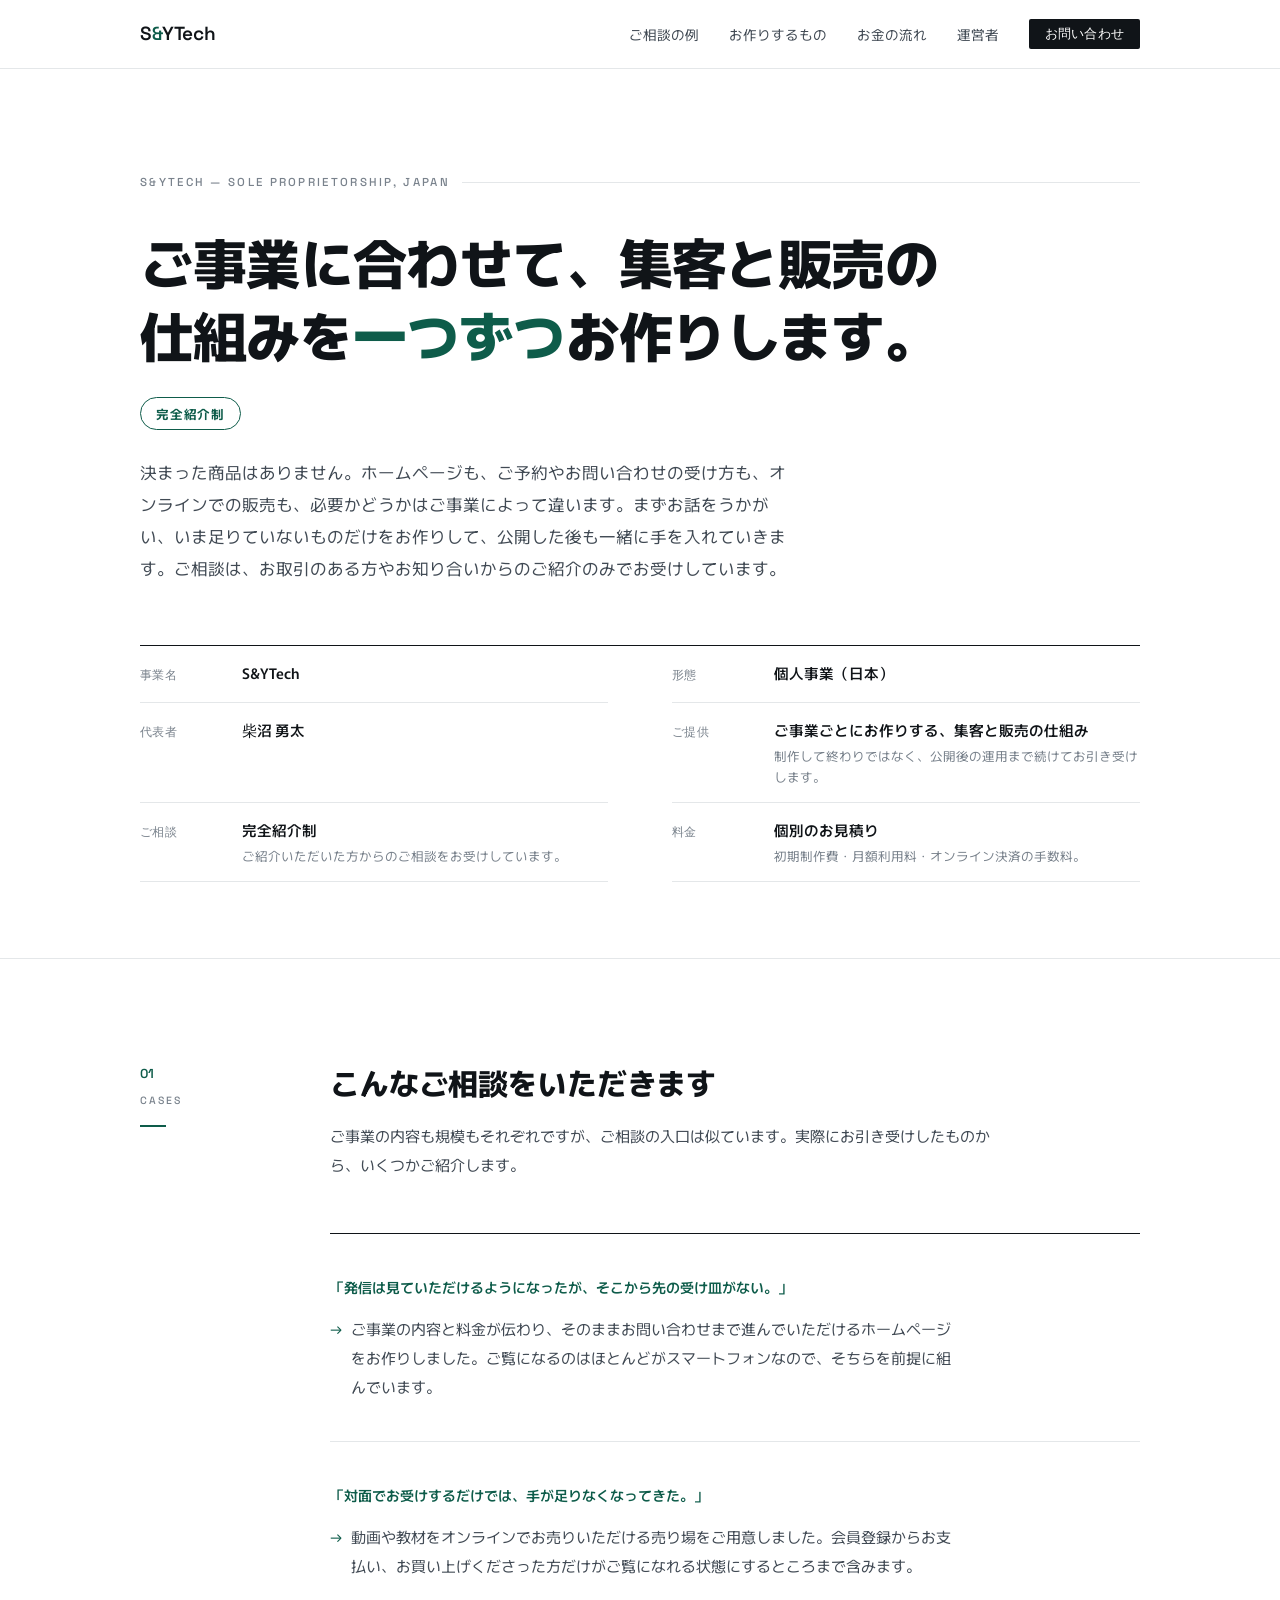
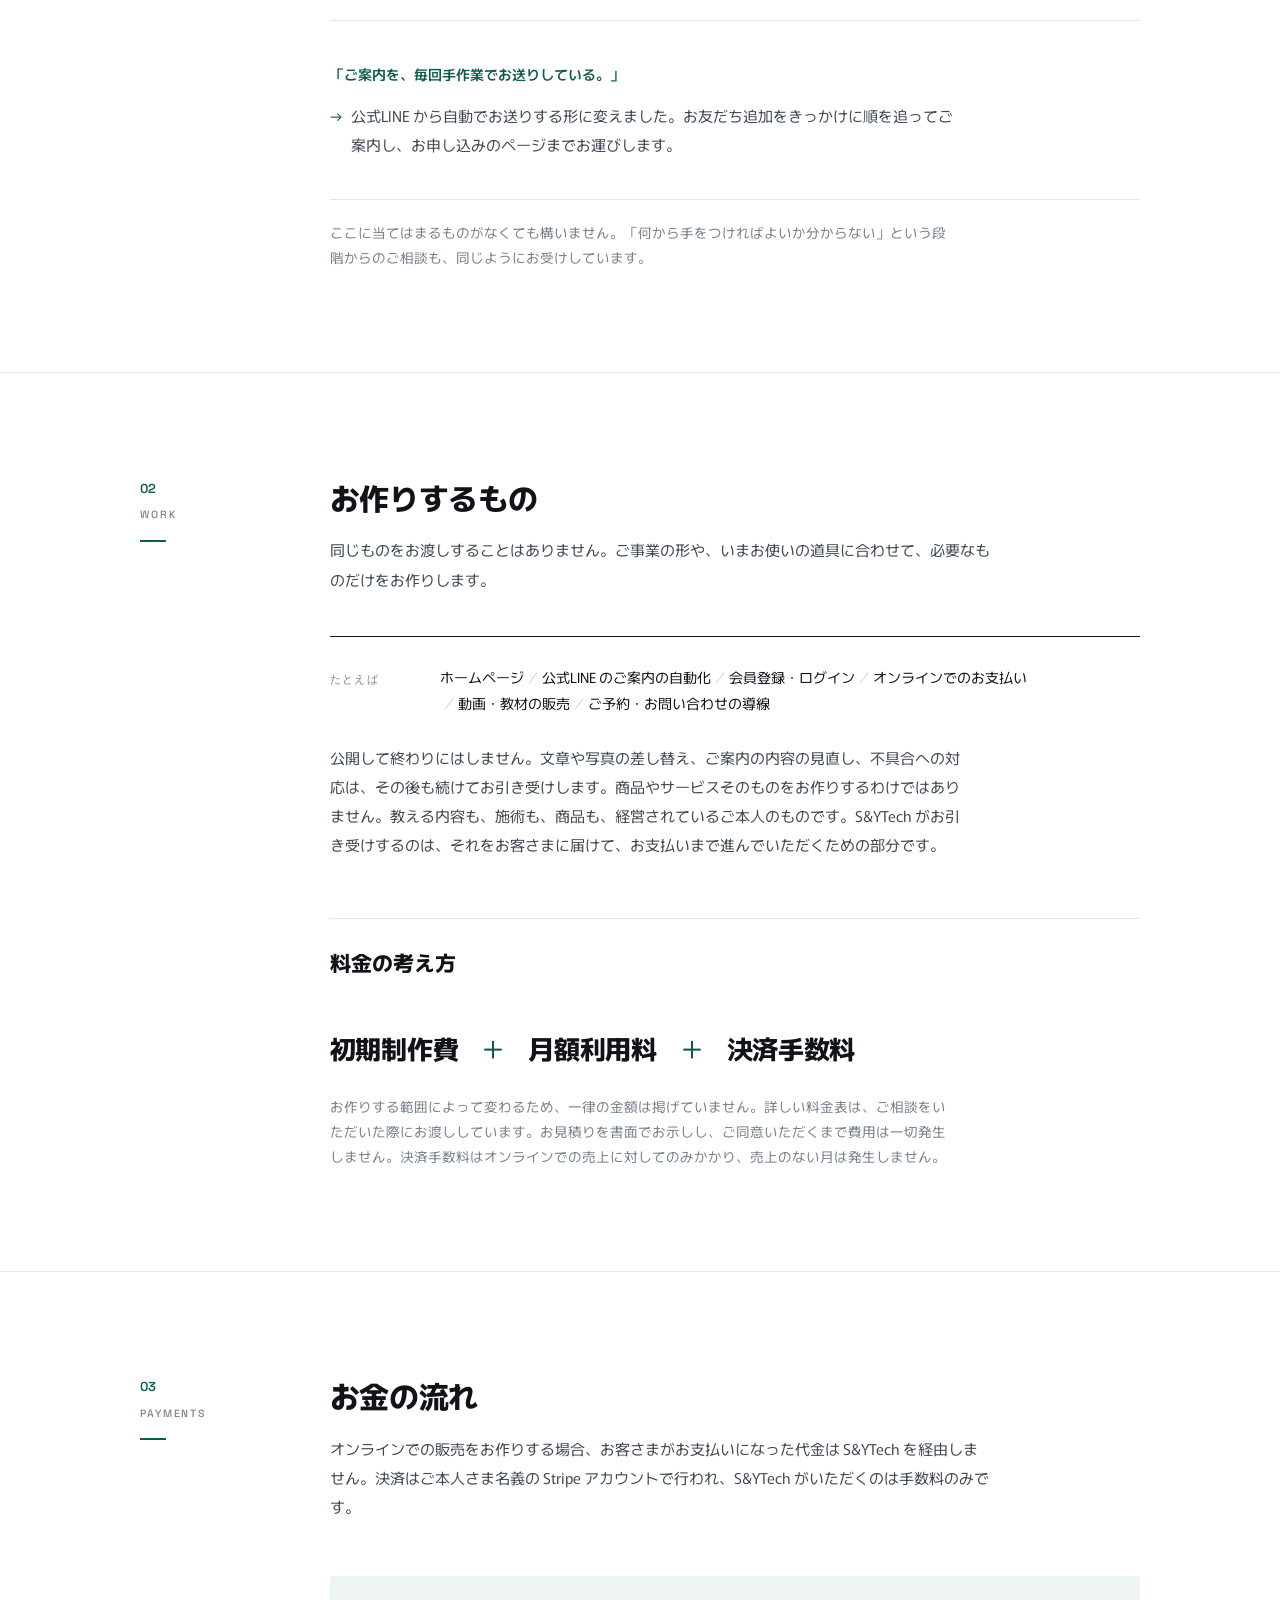
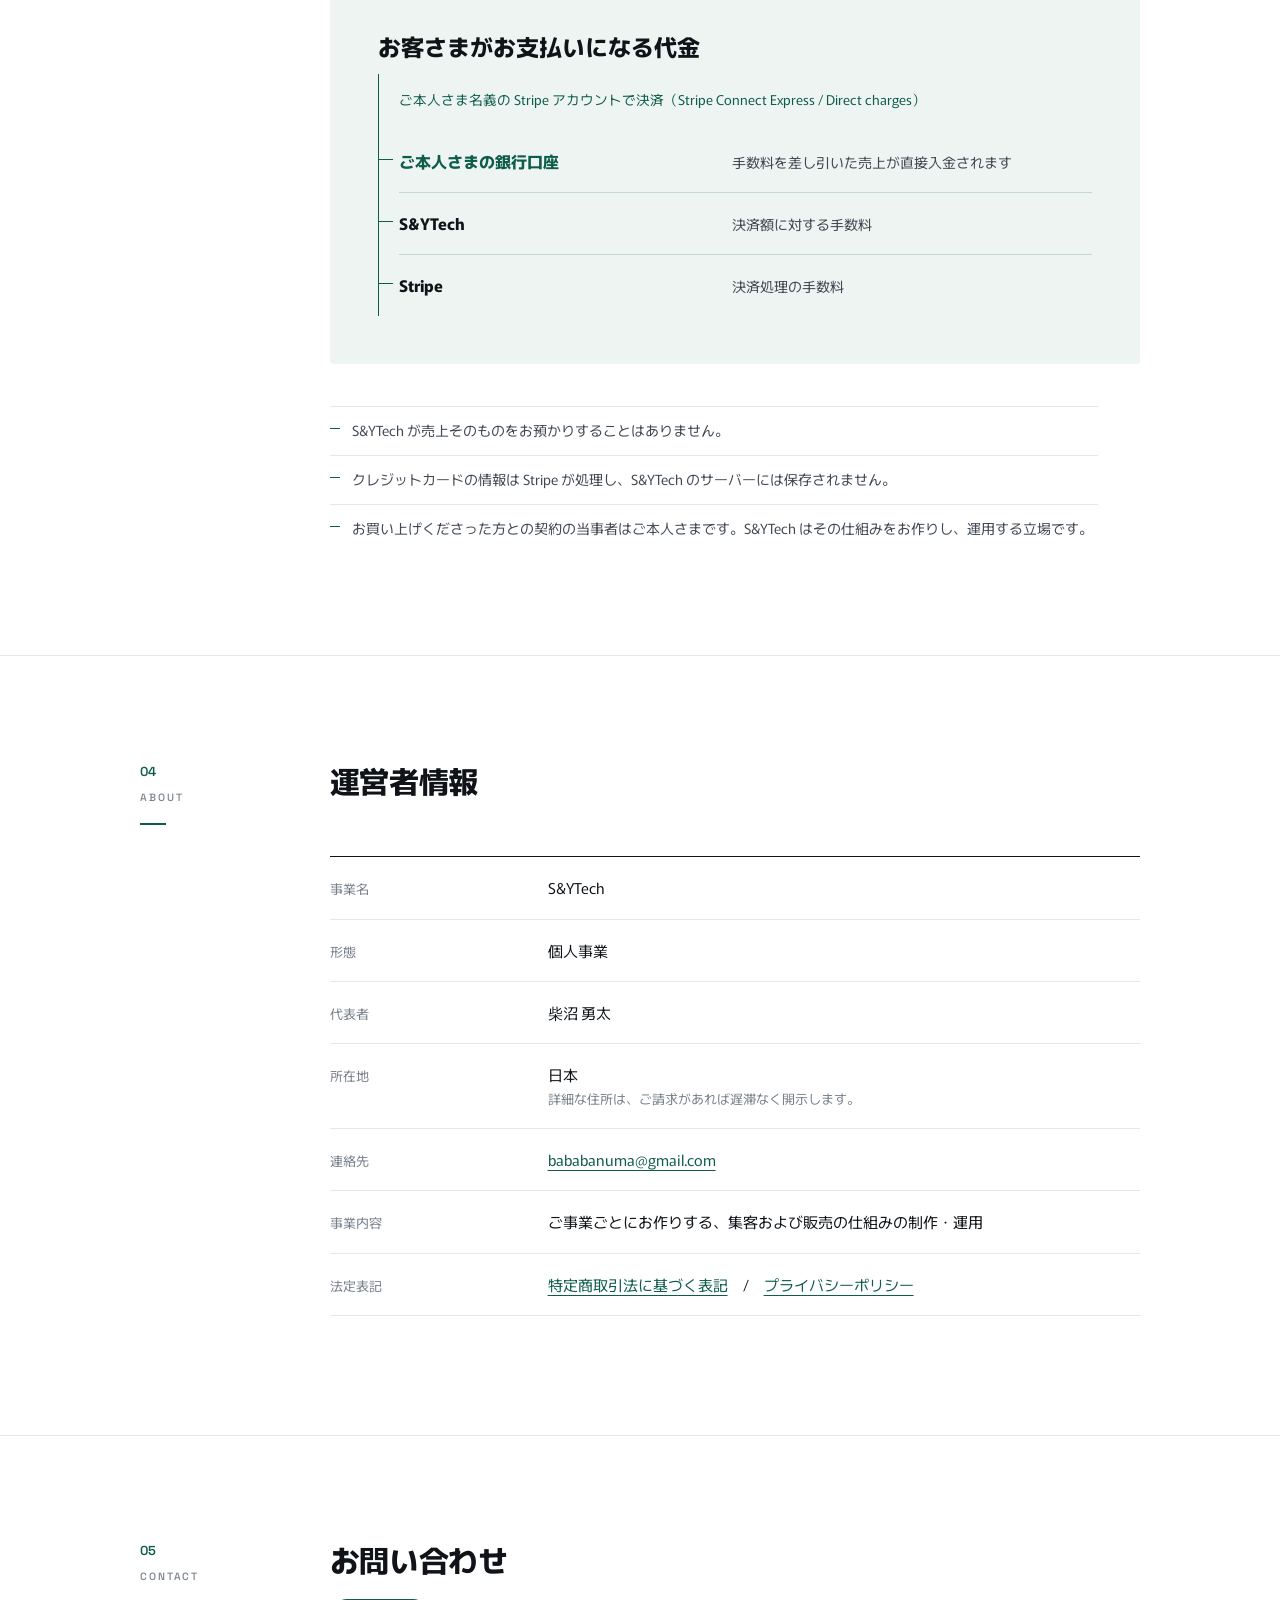
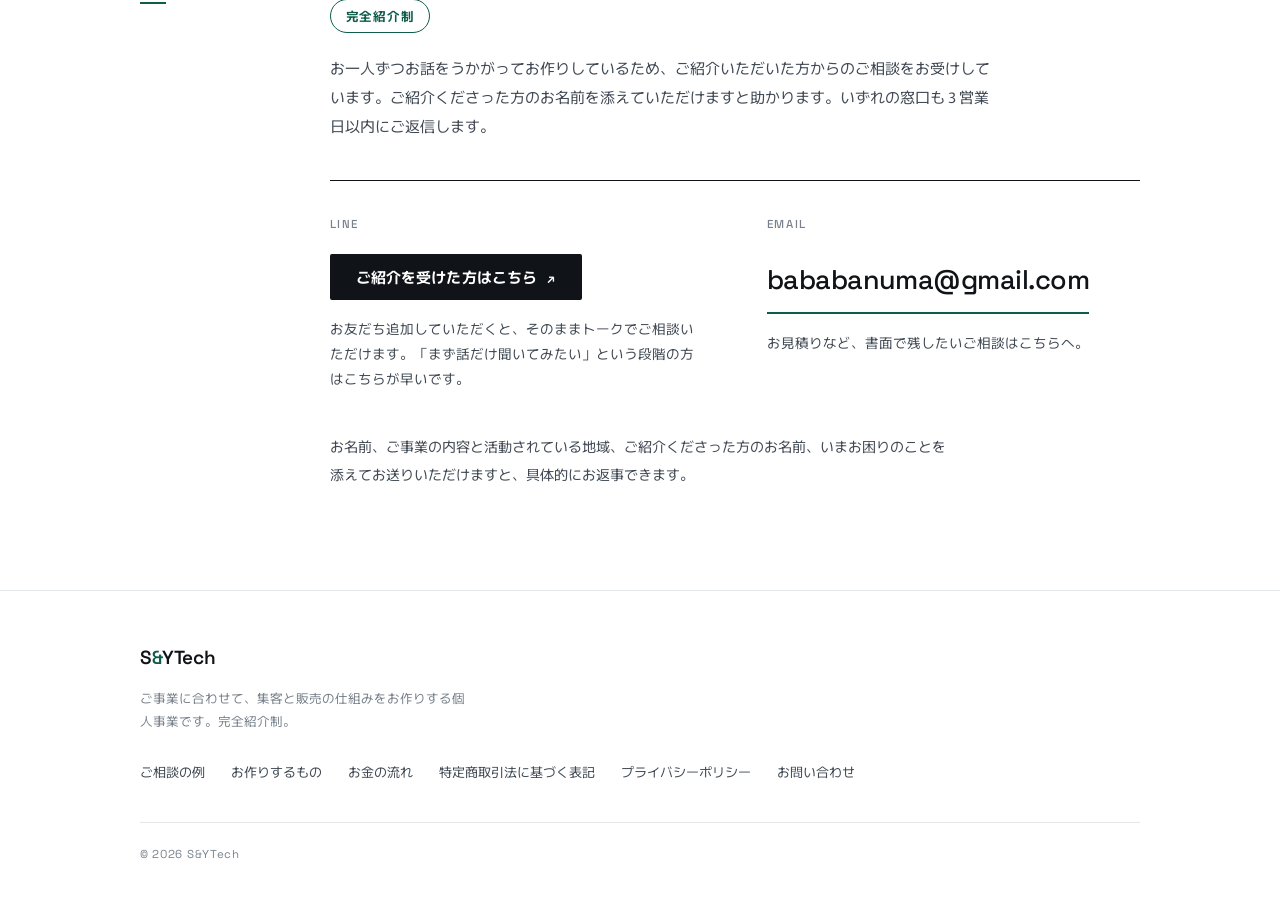
<file: index.html>
<!DOCTYPE html>
<html lang="ja">
<head>
<meta charset="UTF-8">
<meta name="viewport" content="width=device-width, initial-scale=1">
<title>S&amp;YTech｜ご事業に合わせて、集客と販売の仕組みをお作りします</title>
<meta name="description" content="S&YTech は、ご事業ごとにホームページや販売の仕組みを一つずつお作りする個人事業です。完全紹介制でご相談を承っています。">
<meta name="robots" content="index, follow">
<link rel="canonical" href="https://bababanuma-eng.github.io/sytech/">
<meta property="og:type" content="website">
<meta property="og:site_name" content="S&YTech">
<meta property="og:title" content="S&YTech｜ご事業に合わせて、集客と販売の仕組みをお作りします">
<meta property="og:description" content="決まった商品はありません。お話をうかがってから、ご事業に必要なものだけをお作りします。完全紹介制。">
<meta property="og:locale" content="ja_JP">
<link rel="icon" href="assets/favicon.svg" type="image/svg+xml">
<link rel="preconnect" href="https://fonts.googleapis.com">
<link rel="preconnect" href="https://fonts.gstatic.com" crossorigin>
<link href="https://fonts.googleapis.com/css2?family=Murecho:wght@300..800&family=Space+Grotesk:wght@500;600&display=swap" rel="stylesheet">
<link rel="stylesheet" href="assets/style.css">
</head>
<body>

<header class="head">
  <div class="wrap head__inner">
    <a class="mark" href="#top">S<i>&amp;</i>YTech</a>
    <nav class="nav">
      <a class="nav__sm-hide" href="#cases">ご相談の例</a>
      <a class="nav__sm-hide" href="#work">お作りするもの</a>
      <a class="nav__sm-hide" href="#money">お金の流れ</a>
      <a class="nav__sm-hide" href="#about">運営者</a>
      <a class="nav__cta" href="#contact">お問い合わせ</a>
    </nav>
  </div>
</header>

<main id="top">

  <!-- ================= ヒーロー ＋ 事業サマリー ================= -->
  <section class="wrap hero">
    <p class="hero__tag">S&amp;YTech — Sole proprietorship, Japan</p>

    <h1>ご事業に合わせて、集客と販売の仕組みを<em>一つずつ</em>お作りします。</h1>

    <p class="badge">完全紹介制</p>

    <p class="hero__body">
      決まった商品はありません。ホームページも、ご予約やお問い合わせの受け方も、オンラインでの販売も、必要かどうかはご事業によって違います。まずお話をうかがい、いま足りていないものだけをお作りして、公開した後も一緒に手を入れていきます。ご相談は、お取引のある方やお知り合いからのご紹介のみでお受けしています。
    </p>

    <dl class="summary">
      <div class="summary__row">
        <dt>事業名</dt>
        <dd>S&amp;YTech</dd>
      </div>
      <div class="summary__row">
        <dt>形態</dt>
        <dd>個人事業（日本）</dd>
      </div>
      <div class="summary__row">
        <dt>代表者</dt>
        <dd>柴沼 勇太</dd>
      </div>
      <div class="summary__row">
        <dt>ご提供</dt>
        <dd>ご事業ごとにお作りする、集客と販売の仕組み<small>制作して終わりではなく、公開後の運用まで続けてお引き受けします。</small></dd>
      </div>
      <div class="summary__row">
        <dt>ご相談</dt>
        <dd>完全紹介制<small>ご紹介いただいた方からのご相談をお受けしています。</small></dd>
      </div>
      <div class="summary__row">
        <dt>料金</dt>
        <dd>個別のお見積り<small>初期制作費・月額利用料・オンライン決済の手数料。</small></dd>
      </div>
    </dl>
  </section>

  <!-- ================= 01 ご相談の例 ================= -->
  <section class="band" id="cases">
    <div class="wrap ledger">
      <div class="ledger__label">
        <span class="ledger__num">01</span>
        <span class="ledger__lat">Cases</span>
        <span class="ledger__rule"></span>
      </div>

      <div>
        <h2 class="band__title">こんなご相談をいただきます</h2>
        <p class="band__lead">
          ご事業の内容も規模もそれぞれですが、ご相談の入口は似ています。実際にお引き受けしたものから、いくつかご紹介します。
        </p>

        <div class="offer">

          <article class="offer__item">
            <p class="offer__voice">「発信は見ていただけるようになったが、そこから先の受け皿がない。」</p>
            <p class="case__ans">
              ご事業の内容と料金が伝わり、そのままお問い合わせまで進んでいただけるホームページをお作りしました。ご覧になるのはほとんどがスマートフォンなので、そちらを前提に組んでいます。
            </p>
          </article>

          <article class="offer__item">
            <p class="offer__voice">「対面でお受けするだけでは、手が足りなくなってきた。」</p>
            <p class="case__ans">
              動画や教材をオンラインでお売りいただける売り場をご用意しました。会員登録からお支払い、お買い上げくださった方だけがご覧になれる状態にするところまで含みます。
            </p>
          </article>

          <article class="offer__item">
            <p class="offer__voice">「ご案内を、毎回手作業でお送りしている。」</p>
            <p class="case__ans">
              公式LINE から自動でお送りする形に変えました。お友だち追加をきっかけに順を追ってご案内し、お申し込みのページまでお運びします。
            </p>
          </article>

        </div>

        <p class="note">
          ここに当てはまるものがなくても構いません。「何から手をつければよいか分からない」という段階からのご相談も、同じようにお受けしています。
        </p>
      </div>
    </div>
  </section>

  <!-- ================= 02 お作りするもの ================= -->
  <section class="band" id="work">
    <div class="wrap ledger">
      <div class="ledger__label">
        <span class="ledger__num">02</span>
        <span class="ledger__lat">Work</span>
        <span class="ledger__rule"></span>
      </div>

      <div>
        <h2 class="band__title">お作りするもの</h2>
        <p class="band__lead">
          同じものをお渡しすることはありません。ご事業の形や、いまお使いの道具に合わせて、必要なものだけをお作りします。
        </p>

        <dl class="offer__includes work__examples">
          <dt>たとえば</dt>
          <dd>
            <span>ホームページ</span><span>公式LINE のご案内の自動化</span><span>会員登録・ログイン</span><span>オンラインでのお支払い</span><span>動画・教材の販売</span><span>ご予約・お問い合わせの導線</span>
          </dd>
        </dl>

        <p class="work__body">
          公開して終わりにはしません。文章や写真の差し替え、ご案内の内容の見直し、不具合への対応は、その後も続けてお引き受けします。商品やサービスそのものをお作りするわけではありません。教える内容も、施術も、商品も、経営されているご本人のものです。S&amp;YTech がお引き受けするのは、それをお客さまに届けて、お支払いまで進んでいただくための部分です。
        </p>

        <h3 class="work__sub">料金の考え方</h3>
        <p class="formula">
          初期制作費 <i>＋</i> 月額利用料 <i>＋</i> 決済手数料
        </p>
        <p class="note">
          お作りする範囲によって変わるため、一律の金額は掲げていません。詳しい料金表は、ご相談をいただいた際にお渡ししています。お見積りを書面でお示しし、ご同意いただくまで費用は一切発生しません。決済手数料はオンラインでの売上に対してのみかかり、売上のない月は発生しません。
        </p>
      </div>
    </div>
  </section>

  <!-- ================= 03 お金の流れ ================= -->
  <section class="band" id="money">
    <div class="wrap ledger">
      <div class="ledger__label">
        <span class="ledger__num">03</span>
        <span class="ledger__lat">Payments</span>
        <span class="ledger__rule"></span>
      </div>

      <div>
        <h2 class="band__title">お金の流れ</h2>
        <p class="band__lead">
          オンラインでの販売をお作りする場合、お客さまがお支払いになった代金は S&amp;YTech を経由しません。決済はご本人さま名義の Stripe アカウントで行われ、S&amp;YTech がいただくのは手数料のみです。
        </p>

        <div class="money">
          <p class="money__from">お客さまがお支払いになる代金</p>
          <p class="money__via">ご本人さま名義の Stripe アカウントで決済（Stripe Connect Express / Direct charges）</p>

          <ul class="money__split">
            <li>
              <span class="money__who">ご本人さまの銀行口座</span>
              <span class="money__what">手数料を差し引いた売上が直接入金されます</span>
            </li>
            <li>
              <span class="money__who">S&amp;YTech</span>
              <span class="money__what">決済額に対する手数料</span>
            </li>
            <li>
              <span class="money__who">Stripe</span>
              <span class="money__what">決済処理の手数料</span>
            </li>
          </ul>
        </div>

        <ul class="facts">
          <li>S&amp;YTech が売上そのものをお預かりすることはありません。</li>
          <li>クレジットカードの情報は Stripe が処理し、S&amp;YTech のサーバーには保存されません。</li>
          <li>お買い上げくださった方との契約の当事者はご本人さまです。S&amp;YTech はその仕組みをお作りし、運用する立場です。</li>
        </ul>
      </div>
    </div>
  </section>

  <!-- ================= 04 運営者情報 ================= -->
  <section class="band" id="about">
    <div class="wrap ledger">
      <div class="ledger__label">
        <span class="ledger__num">04</span>
        <span class="ledger__lat">About</span>
        <span class="ledger__rule"></span>
      </div>

      <div>
        <h2 class="band__title">運営者情報</h2>

        <dl class="about">
          <div class="about__row">
            <dt>事業名</dt>
            <dd>S&amp;YTech</dd>
          </div>
          <div class="about__row">
            <dt>形態</dt>
            <dd>個人事業</dd>
          </div>
          <div class="about__row">
            <dt>代表者</dt>
            <dd>柴沼 勇太</dd>
          </div>
          <div class="about__row">
            <dt>所在地</dt>
            <dd>日本<small>詳細な住所は、ご請求があれば遅滞なく開示します。</small></dd>
          </div>
          <div class="about__row">
            <dt>連絡先</dt>
            <dd><a href="mailto:bababanuma@gmail.com">bababanuma@gmail.com</a></dd>
          </div>
          <div class="about__row">
            <dt>事業内容</dt>
            <dd>ご事業ごとにお作りする、集客および販売の仕組みの制作・運用</dd>
          </div>
          <div class="about__row">
            <dt>法定表記</dt>
            <dd><a href="tokushoho.html">特定商取引法に基づく表記</a>　/　<a href="privacy.html">プライバシーポリシー</a></dd>
          </div>
        </dl>
      </div>
    </div>
  </section>

  <!-- ================= 05 お問い合わせ ================= -->
  <section class="band" id="contact">
    <div class="wrap ledger">
      <div class="ledger__label">
        <span class="ledger__num">05</span>
        <span class="ledger__lat">Contact</span>
        <span class="ledger__rule"></span>
      </div>

      <div>
        <h2 class="band__title">お問い合わせ</h2>
        <p class="badge">完全紹介制</p>
        <p class="band__lead">
          お一人ずつお話をうかがってお作りしているため、ご紹介いただいた方からのご相談をお受けしています。ご紹介くださった方のお名前を添えていただけますと助かります。いずれの窓口も 3 営業日以内にご返信します。
        </p>

        <div class="channels">
          <div class="channel">
            <p class="channel__k">LINE</p>
            <a class="line-cta" href="https://lin.ee/tbjOB0D" target="_blank" rel="noopener">ご紹介を受けた方はこちら</a>
            <p class="channel__note">
              お友だち追加していただくと、そのままトークでご相談いただけます。「まず話だけ聞いてみたい」という段階の方はこちらが早いです。
            </p>
          </div>

          <div class="channel">
            <p class="channel__k">Email</p>
            <a class="mailto" href="mailto:bababanuma@gmail.com?subject=%EF%BC%BBS%26YTech%EF%BC%BD%E3%81%8A%E5%95%8F%E3%81%84%E5%90%88%E3%82%8F%E3%81%9B">bababanuma@gmail.com</a>
            <p class="channel__note">
              お見積りなど、書面で残したいご相談はこちらへ。
            </p>
          </div>
        </div>

        <p class="contact__note">
          お名前、ご事業の内容と活動されている地域、ご紹介くださった方のお名前、いまお困りのことを添えてお送りいただけますと、具体的にお返事できます。
        </p>
      </div>
    </div>
  </section>

</main>

<footer class="foot">
  <div class="wrap">
    <div class="foot__inner">
      <div>
        <span class="mark">S<i>&amp;</i>YTech</span>
        <p class="foot__desc">ご事業に合わせて、集客と販売の仕組みをお作りする個人事業です。完全紹介制。</p>
      </div>
      <nav class="foot__nav">
        <a href="#cases">ご相談の例</a>
        <a href="#work">お作りするもの</a>
        <a href="#money">お金の流れ</a>
        <a href="tokushoho.html">特定商取引法に基づく表記</a>
        <a href="privacy.html">プライバシーポリシー</a>
        <a href="#contact">お問い合わせ</a>
      </nav>
    </div>
    <p class="foot__copy">© 2026 S&amp;YTech</p>
  </div>
</footer>

</body>
</html>
</file>
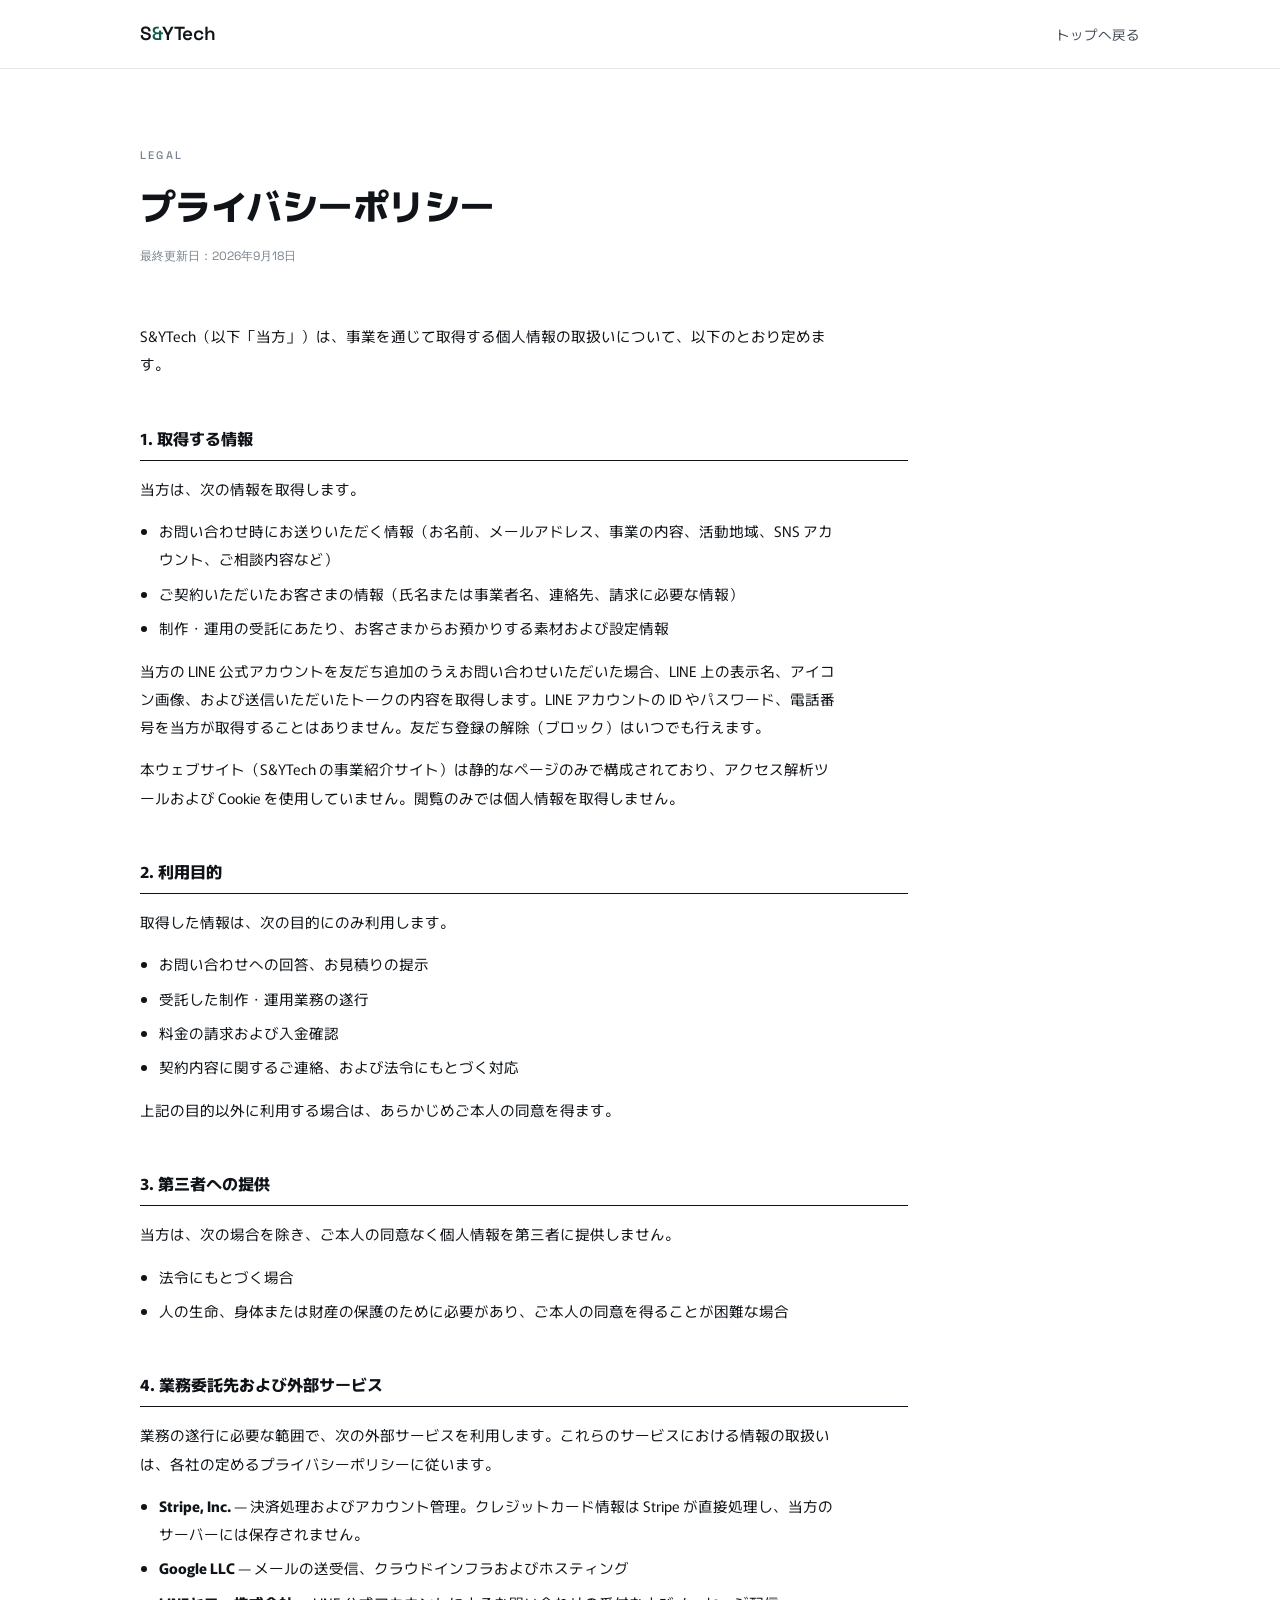
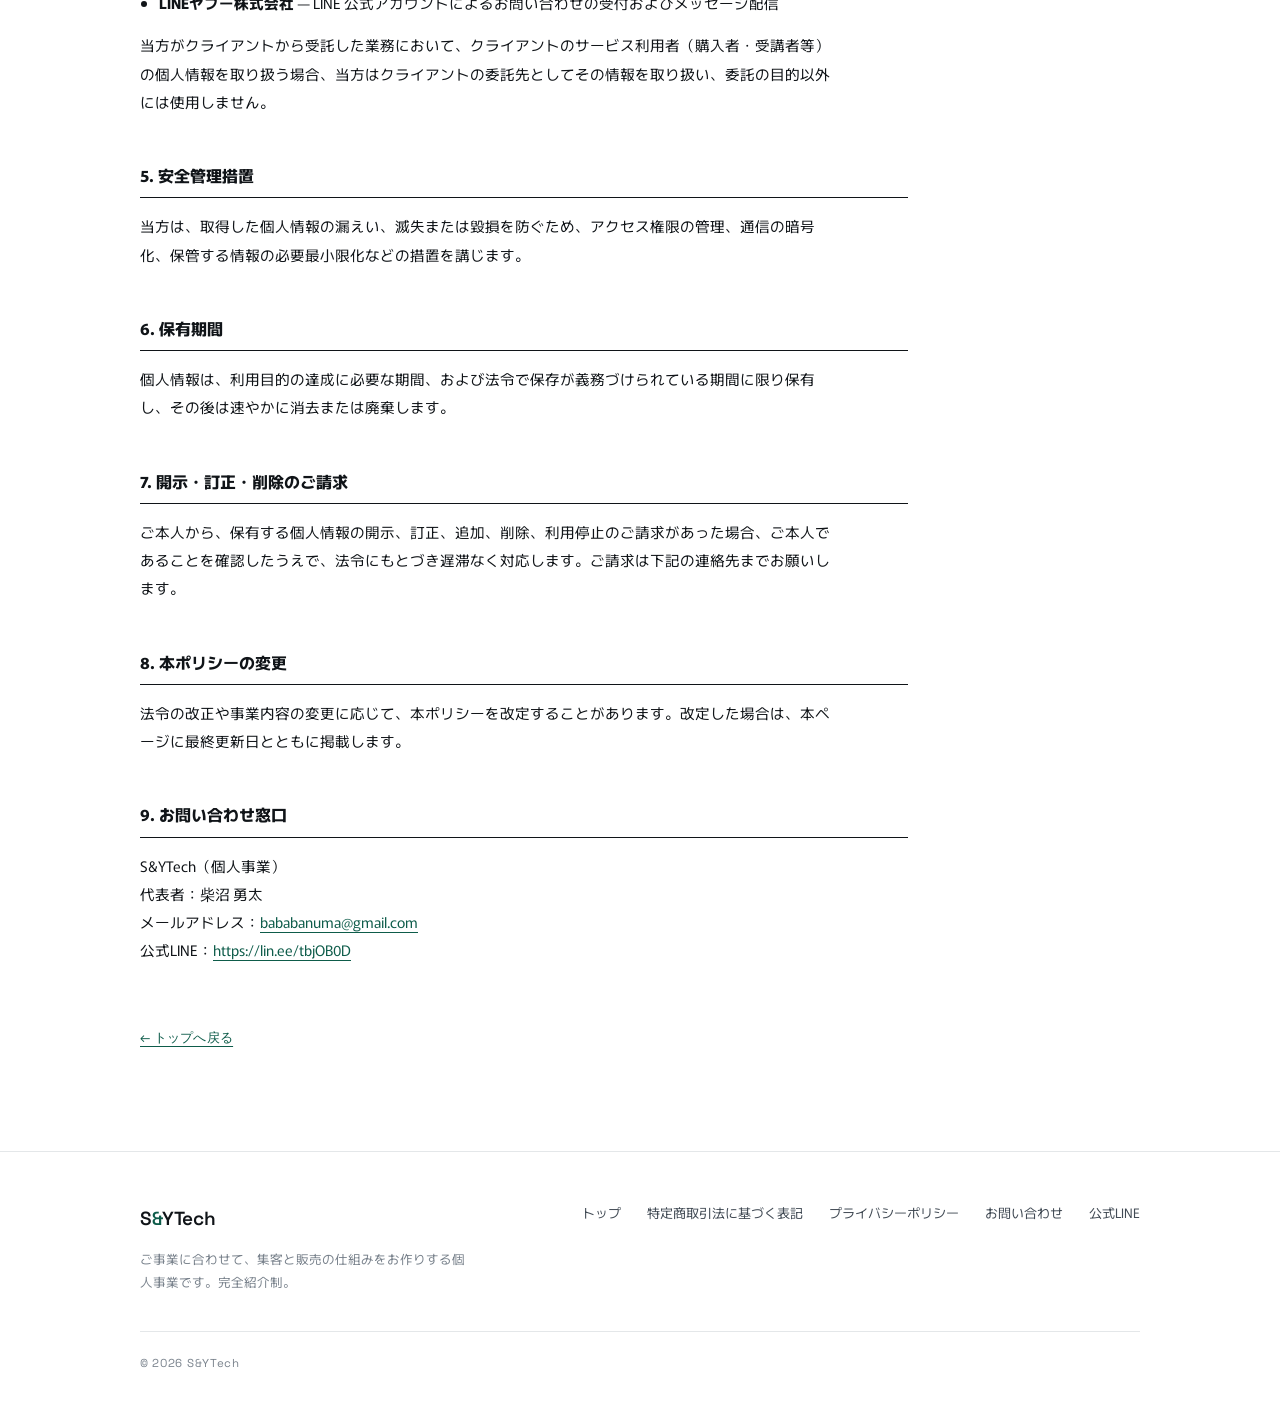
<file: privacy.html>
<!DOCTYPE html>
<html lang="ja">
<head>
<meta charset="UTF-8">
<meta name="viewport" content="width=device-width, initial-scale=1">
<title>プライバシーポリシー｜S&amp;YTech</title>
<meta name="description" content="S&YTech のプライバシーポリシーです。">
<link rel="icon" href="assets/favicon.svg" type="image/svg+xml">
<link rel="preconnect" href="https://fonts.googleapis.com">
<link rel="preconnect" href="https://fonts.gstatic.com" crossorigin>
<link href="https://fonts.googleapis.com/css2?family=Murecho:wght@300..800&family=Space+Grotesk:wght@500;600&display=swap" rel="stylesheet">
<link rel="stylesheet" href="assets/style.css">
</head>
<body>

<header class="head">
  <div class="wrap head__inner">
    <a class="mark" href="index.html">S<i>&amp;</i>YTech</a>
    <nav class="nav">
      <a href="index.html">トップへ戻る</a>
    </nav>
  </div>
</header>

<main>
  <div class="wrap doc-head">
    <p class="doc-head__lat">Legal</p>
    <h1>プライバシーポリシー</h1>
    <p class="doc-head__date">最終更新日：2026年9月18日</p>
  </div>

  <div class="wrap doc">

    <p>
      S&amp;YTech（以下「当方」）は、事業を通じて取得する個人情報の取扱いについて、以下のとおり定めます。
    </p>

    <h2>1. 取得する情報</h2>
    <p>当方は、次の情報を取得します。</p>
    <ul>
      <li>お問い合わせ時にお送りいただく情報（お名前、メールアドレス、事業の内容、活動地域、SNS アカウント、ご相談内容など）</li>
      <li>ご契約いただいたお客さまの情報（氏名または事業者名、連絡先、請求に必要な情報）</li>
      <li>制作・運用の受託にあたり、お客さまからお預かりする素材および設定情報</li>
    </ul>
    <p>
      当方の LINE 公式アカウントを友だち追加のうえお問い合わせいただいた場合、LINE 上の表示名、アイコン画像、および送信いただいたトークの内容を取得します。LINE アカウントの ID やパスワード、電話番号を当方が取得することはありません。友だち登録の解除（ブロック）はいつでも行えます。
    </p>
    <p>
      本ウェブサイト（S&amp;YTech の事業紹介サイト）は静的なページのみで構成されており、アクセス解析ツールおよび Cookie を使用していません。閲覧のみでは個人情報を取得しません。
    </p>

    <h2>2. 利用目的</h2>
    <p>取得した情報は、次の目的にのみ利用します。</p>
    <ul>
      <li>お問い合わせへの回答、お見積りの提示</li>
      <li>受託した制作・運用業務の遂行</li>
      <li>料金の請求および入金確認</li>
      <li>契約内容に関するご連絡、および法令にもとづく対応</li>
    </ul>
    <p>上記の目的以外に利用する場合は、あらかじめご本人の同意を得ます。</p>

    <h2>3. 第三者への提供</h2>
    <p>
      当方は、次の場合を除き、ご本人の同意なく個人情報を第三者に提供しません。
    </p>
    <ul>
      <li>法令にもとづく場合</li>
      <li>人の生命、身体または財産の保護のために必要があり、ご本人の同意を得ることが困難な場合</li>
    </ul>

    <h2>4. 業務委託先および外部サービス</h2>
    <p>
      業務の遂行に必要な範囲で、次の外部サービスを利用します。これらのサービスにおける情報の取扱いは、各社の定めるプライバシーポリシーに従います。
    </p>
    <ul>
      <li><strong>Stripe, Inc.</strong> — 決済処理およびアカウント管理。クレジットカード情報は Stripe が直接処理し、当方のサーバーには保存されません。</li>
      <li><strong>Google LLC</strong> — メールの送受信、クラウドインフラおよびホスティング</li>
      <li><strong>LINEヤフー株式会社</strong> — LINE 公式アカウントによるお問い合わせの受付およびメッセージ配信</li>
    </ul>
    <p>
      当方がクライアントから受託した業務において、クライアントのサービス利用者（購入者・受講者等）の個人情報を取り扱う場合、当方はクライアントの委託先としてその情報を取り扱い、委託の目的以外には使用しません。
    </p>

    <h2>5. 安全管理措置</h2>
    <p>
      当方は、取得した個人情報の漏えい、滅失または毀損を防ぐため、アクセス権限の管理、通信の暗号化、保管する情報の必要最小限化などの措置を講じます。
    </p>

    <h2>6. 保有期間</h2>
    <p>
      個人情報は、利用目的の達成に必要な期間、および法令で保存が義務づけられている期間に限り保有し、その後は速やかに消去または廃棄します。
    </p>

    <h2>7. 開示・訂正・削除のご請求</h2>
    <p>
      ご本人から、保有する個人情報の開示、訂正、追加、削除、利用停止のご請求があった場合、ご本人であることを確認したうえで、法令にもとづき遅滞なく対応します。ご請求は下記の連絡先までお願いします。
    </p>

    <h2>8. 本ポリシーの変更</h2>
    <p>
      法令の改正や事業内容の変更に応じて、本ポリシーを改定することがあります。改定した場合は、本ページに最終更新日とともに掲載します。
    </p>

    <h2>9. お問い合わせ窓口</h2>
    <p>
      S&amp;YTech（個人事業）<br>
      代表者：柴沼 勇太<br>
      メールアドレス：<a href="mailto:bababanuma@gmail.com">bababanuma@gmail.com</a><br>
      公式LINE：<a href="https://lin.ee/tbjOB0D" target="_blank" rel="noopener">https://lin.ee/tbjOB0D</a>
    </p>

    <a class="back" href="index.html">← トップへ戻る</a>
  </div>
</main>

<footer class="foot">
  <div class="wrap">
    <div class="foot__inner">
      <div>
        <span class="mark">S<i>&amp;</i>YTech</span>
        <p class="foot__desc">ご事業に合わせて、集客と販売の仕組みをお作りする個人事業です。完全紹介制。</p>
      </div>
      <nav class="foot__nav">
        <a href="index.html">トップ</a>
        <a href="tokushoho.html">特定商取引法に基づく表記</a>
        <a href="privacy.html">プライバシーポリシー</a>
        <a href="mailto:bababanuma@gmail.com">お問い合わせ</a>
        <a href="https://lin.ee/tbjOB0D" target="_blank" rel="noopener">公式LINE</a>
      </nav>
    </div>
    <p class="foot__copy">© 2026 S&amp;YTech</p>
  </div>
</footer>

</body>
</html>
</file>
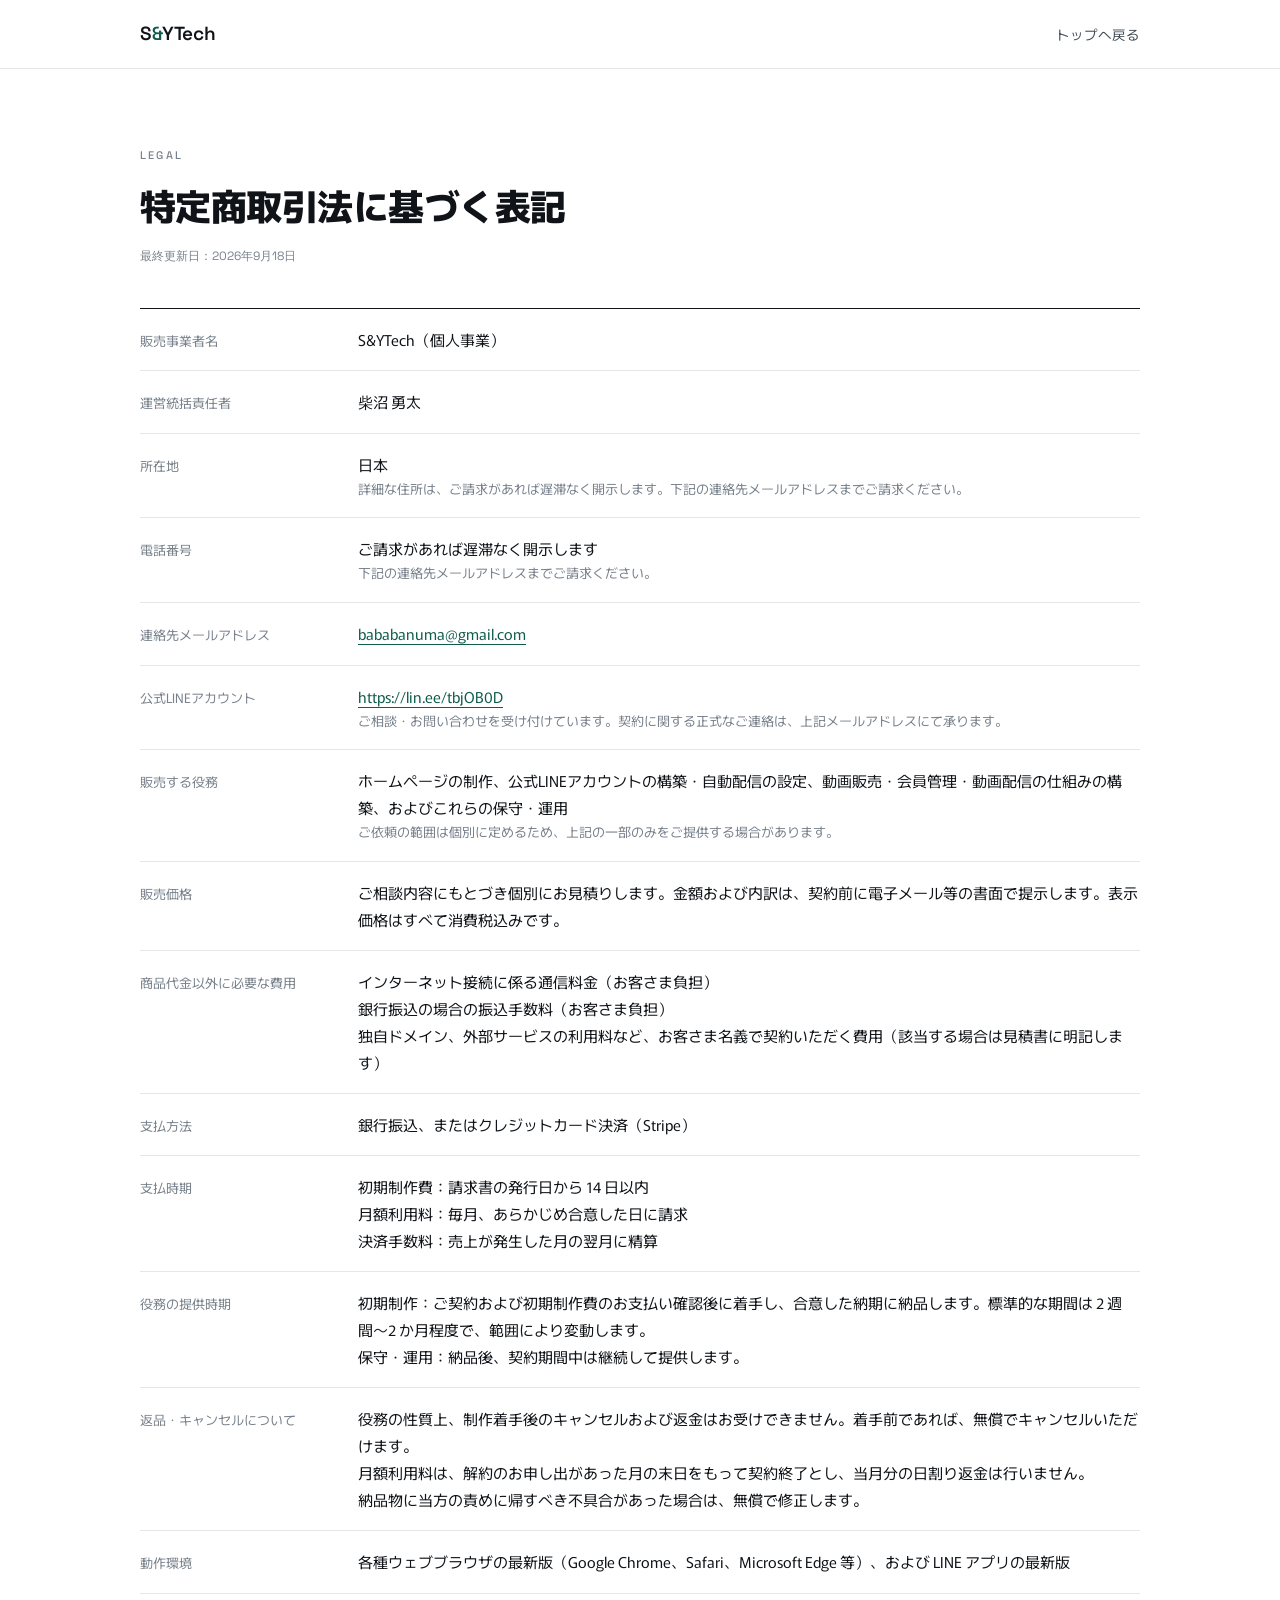
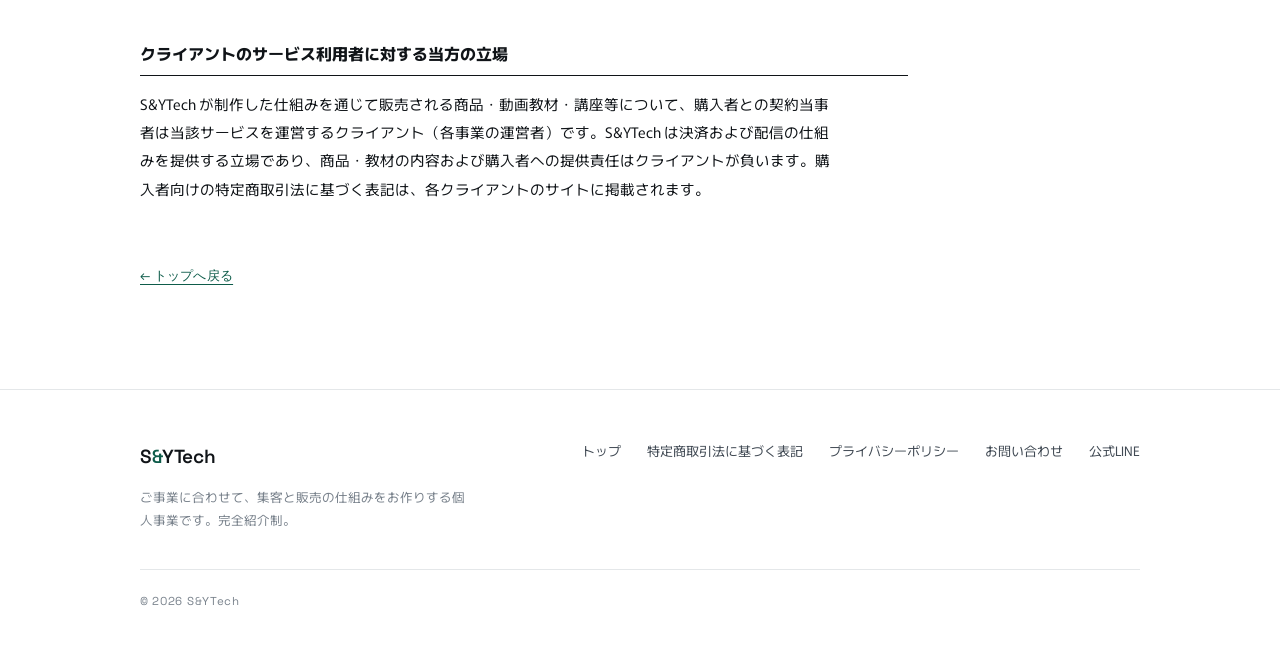
<file: tokushoho.html>
<!DOCTYPE html>
<html lang="ja">
<head>
<meta charset="UTF-8">
<meta name="viewport" content="width=device-width, initial-scale=1">
<title>特定商取引法に基づく表記｜S&amp;YTech</title>
<meta name="description" content="S&YTech の特定商取引法に基づく表記です。">
<link rel="icon" href="assets/favicon.svg" type="image/svg+xml">
<link rel="preconnect" href="https://fonts.googleapis.com">
<link rel="preconnect" href="https://fonts.gstatic.com" crossorigin>
<link href="https://fonts.googleapis.com/css2?family=Murecho:wght@300..800&family=Space+Grotesk:wght@500;600&display=swap" rel="stylesheet">
<link rel="stylesheet" href="assets/style.css">
</head>
<body>

<header class="head">
  <div class="wrap head__inner">
    <a class="mark" href="index.html">S<i>&amp;</i>YTech</a>
    <nav class="nav">
      <a href="index.html">トップへ戻る</a>
    </nav>
  </div>
</header>

<main>
  <div class="wrap doc-head">
    <p class="doc-head__lat">Legal</p>
    <h1>特定商取引法に基づく表記</h1>
    <p class="doc-head__date">最終更新日：2026年9月18日</p>
  </div>

  <div class="wrap doc">
    <dl class="about" style="margin-top:0">
      <div class="about__row">
        <dt>販売事業者名</dt>
        <dd>S&amp;YTech（個人事業）</dd>
      </div>
      <div class="about__row">
        <dt>運営統括責任者</dt>
        <dd>柴沼 勇太</dd>
      </div>
      <div class="about__row">
        <dt>所在地</dt>
        <dd>日本<small>詳細な住所は、ご請求があれば遅滞なく開示します。下記の連絡先メールアドレスまでご請求ください。</small></dd>
      </div>
      <div class="about__row">
        <dt>電話番号</dt>
        <dd>ご請求があれば遅滞なく開示します<small>下記の連絡先メールアドレスまでご請求ください。</small></dd>
      </div>
      <div class="about__row">
        <dt>連絡先メールアドレス</dt>
        <dd><a href="mailto:bababanuma@gmail.com">bababanuma@gmail.com</a></dd>
      </div>
      <div class="about__row">
        <dt>公式LINEアカウント</dt>
        <dd><a href="https://lin.ee/tbjOB0D" target="_blank" rel="noopener">https://lin.ee/tbjOB0D</a><small>ご相談・お問い合わせを受け付けています。契約に関する正式なご連絡は、上記メールアドレスにて承ります。</small></dd>
      </div>
      <div class="about__row">
        <dt>販売する役務</dt>
        <dd>ホームページの制作、公式LINEアカウントの構築・自動配信の設定、動画販売・会員管理・動画配信の仕組みの構築、およびこれらの保守・運用<small>ご依頼の範囲は個別に定めるため、上記の一部のみをご提供する場合があります。</small></dd>
      </div>
      <div class="about__row">
        <dt>販売価格</dt>
        <dd>ご相談内容にもとづき個別にお見積りします。金額および内訳は、契約前に電子メール等の書面で提示します。表示価格はすべて消費税込みです。</dd>
      </div>
      <div class="about__row">
        <dt>商品代金以外に必要な費用</dt>
        <dd>
          インターネット接続に係る通信料金（お客さま負担）<br>
          銀行振込の場合の振込手数料（お客さま負担）<br>
          独自ドメイン、外部サービスの利用料など、お客さま名義で契約いただく費用（該当する場合は見積書に明記します）
        </dd>
      </div>
      <div class="about__row">
        <dt>支払方法</dt>
        <dd>銀行振込、またはクレジットカード決済（Stripe）</dd>
      </div>
      <div class="about__row">
        <dt>支払時期</dt>
        <dd>
          初期制作費：請求書の発行日から 14 日以内<br>
          月額利用料：毎月、あらかじめ合意した日に請求<br>
          決済手数料：売上が発生した月の翌月に精算
        </dd>
      </div>
      <div class="about__row">
        <dt>役務の提供時期</dt>
        <dd>
          初期制作：ご契約および初期制作費のお支払い確認後に着手し、合意した納期に納品します。標準的な期間は 2 週間〜2 か月程度で、範囲により変動します。<br>
          保守・運用：納品後、契約期間中は継続して提供します。
        </dd>
      </div>
      <div class="about__row">
        <dt>返品・キャンセルについて</dt>
        <dd>
          役務の性質上、制作着手後のキャンセルおよび返金はお受けできません。着手前であれば、無償でキャンセルいただけます。<br>
          月額利用料は、解約のお申し出があった月の末日をもって契約終了とし、当月分の日割り返金は行いません。<br>
          納品物に当方の責めに帰すべき不具合があった場合は、無償で修正します。
        </dd>
      </div>
      <div class="about__row">
        <dt>動作環境</dt>
        <dd>各種ウェブブラウザの最新版（Google Chrome、Safari、Microsoft Edge 等）、および LINE アプリの最新版</dd>
      </div>
    </dl>

    <h2>クライアントのサービス利用者に対する当方の立場</h2>
    <p>
      S&amp;YTech が制作した仕組みを通じて販売される商品・動画教材・講座等について、購入者との契約当事者は当該サービスを運営するクライアント（各事業の運営者）です。S&amp;YTech は決済および配信の仕組みを提供する立場であり、商品・教材の内容および購入者への提供責任はクライアントが負います。購入者向けの特定商取引法に基づく表記は、各クライアントのサイトに掲載されます。
    </p>

    <a class="back" href="index.html">← トップへ戻る</a>
  </div>
</main>

<footer class="foot">
  <div class="wrap">
    <div class="foot__inner">
      <div>
        <span class="mark">S<i>&amp;</i>YTech</span>
        <p class="foot__desc">ご事業に合わせて、集客と販売の仕組みをお作りする個人事業です。完全紹介制。</p>
      </div>
      <nav class="foot__nav">
        <a href="index.html">トップ</a>
        <a href="tokushoho.html">特定商取引法に基づく表記</a>
        <a href="privacy.html">プライバシーポリシー</a>
        <a href="mailto:bababanuma@gmail.com">お問い合わせ</a>
        <a href="https://lin.ee/tbjOB0D" target="_blank" rel="noopener">公式LINE</a>
      </nav>
    </div>
    <p class="foot__copy">© 2026 S&amp;YTech</p>
  </div>
</footer>

</body>
</html>
</file>
<file: assets/style.css>
/* S&YTech — 事業紹介サイト
   ------------------------------------------------------------------
   方向性 : 純白の「仕様書」。左に番号ラベルの固定トラック、右に本文。
            面や影は使わず、余白と細い罫だけで構造をつくる。
            色面は「お金の流れ」1 箇所のみ。
   書体   : Murecho（本文・見出し）／ Space Grotesk（番号・欧文ラベル）
   ------------------------------------------------------------------ */

:root {
  --white: #ffffff;
  --ink: #101418;
  --ink-70: #414a54;
  --ink-45: #79828c;
  --rule: #e4e7e9;
  --rule-mid: #c8cdd1;
  --accent: #0e5c4a;
  --accent-soft: #edf4f1;

  --sans: "Murecho", "Hiragino Kaku Gothic ProN", "Yu Gothic", sans-serif;
  --latin: "Space Grotesk", ui-sans-serif, "Helvetica Neue", sans-serif;

  --wrap: 1120px;
  --gutter: clamp(20px, 5vw, 60px);
  --track: 132px;
  --track-gap: clamp(32px, 4.5vw, 64px);
  --header-h: 68px;
}

* {
  box-sizing: border-box;
}

html {
  scroll-behavior: smooth;
}

body {
  margin: 0;
  background: var(--white);
  color: var(--ink);
  font-family: var(--sans);
  font-size: 16px;
  font-weight: 400;
  line-height: 1.95;
  font-feature-settings: "palt" 1;
  -webkit-font-smoothing: antialiased;
  text-size-adjust: 100%;
}

h1,
h2,
h3 {
  margin: 0;
  font-weight: 700;
  line-height: 1.45;
  word-break: auto-phrase;
}

p {
  margin: 0;
}

a {
  color: var(--accent);
  text-underline-offset: 4px;
}

a:focus-visible {
  outline: 2px solid var(--accent);
  outline-offset: 4px;
}

.wrap {
  width: 100%;
  max-width: var(--wrap);
  margin-inline: auto;
  padding-inline: var(--gutter);
}

section[id] {
  scroll-margin-top: calc(var(--header-h) + 8px);
}

/* ---------- ヘッダー ---------- */

.head {
  position: sticky;
  top: 0;
  z-index: 30;
  background: var(--white);
  border-bottom: 1px solid var(--rule);
}

.head__inner {
  display: flex;
  align-items: center;
  justify-content: space-between;
  gap: 20px;
  height: var(--header-h);
}

.mark {
  font-family: var(--latin);
  font-weight: 600;
  font-size: 19px;
  letter-spacing: -0.02em;
  color: var(--ink);
  text-decoration: none;
  white-space: nowrap;
}

.mark i {
  font-style: normal;
  color: var(--accent);
}

.nav {
  display: flex;
  align-items: center;
  gap: clamp(16px, 2.4vw, 30px);
}

.nav a {
  font-size: 13.5px;
  color: var(--ink-70);
  text-decoration: none;
}

.nav a:hover {
  color: var(--accent);
}

.nav .nav__cta {
  font-family: var(--latin);
  font-size: 12.5px;
  letter-spacing: 0.02em;
  color: var(--white);
  background: var(--ink);
  border-radius: 2px;
  padding: 9px 16px;
  line-height: 1;
}

.nav .nav__cta:hover {
  background: var(--accent);
  color: var(--white);
}

@media (max-width: 720px) {
  .nav__sm-hide {
    display: none;
  }
}

/* ---------- ヒーロー ---------- */

.hero {
  padding-block: clamp(56px, 8vw, 108px) clamp(48px, 6vw, 76px);
}

.hero__tag {
  font-family: var(--latin);
  font-size: 11.5px;
  font-weight: 500;
  letter-spacing: 0.2em;
  text-transform: uppercase;
  color: var(--ink-45);
  display: flex;
  align-items: center;
  gap: 12px;
}

.hero__tag::after {
  content: "";
  flex: 1 1 auto;
  height: 1px;
  background: var(--rule);
}

.hero h1 {
  margin-top: 30px;
  font-size: clamp(29px, 4.6vw, 54px);
  font-weight: 800;
  line-height: 1.36;
  letter-spacing: -0.015em;
  max-width: 20em;
}

.hero h1 em {
  font-style: normal;
  color: var(--accent);
}

.hero__body {
  margin-top: 26px;
  max-width: 40em;
  font-size: clamp(15px, 1.5vw, 16.5px);
  color: var(--ink-70);
}

/* ---------- ヒーローの事業サマリー ---------- */

.summary {
  margin: clamp(40px, 5vw, 60px) 0 0;
  border-top: 1.5px solid var(--ink);
  display: grid;
  grid-template-columns: 1fr 1fr;
  column-gap: clamp(32px, 5vw, 72px);
}

.summary__row {
  display: grid;
  grid-template-columns: 84px minmax(0, 1fr);
  gap: 4px 18px;
  padding: 15px 0;
  border-bottom: 1px solid var(--rule);
  align-items: baseline;
}

.summary__row dt {
  font-size: 12px;
  font-family: var(--latin);
  letter-spacing: 0.04em;
  color: var(--ink-45);
}

.summary__row dd {
  margin: 0;
  font-size: 14.5px;
  line-height: 1.7;
  font-weight: 500;
}

.summary__row dd small {
  display: block;
  margin-top: 2px;
  font-size: 12.5px;
  font-weight: 400;
  color: var(--ink-45);
  line-height: 1.7;
}

@media (max-width: 760px) {
  .summary {
    grid-template-columns: 1fr;
  }
  .summary__row {
    grid-template-columns: 76px minmax(0, 1fr);
  }
}

/* ---------- 台帳レイアウト（全セクション共通） ---------- */

.band {
  border-top: 1px solid var(--rule);
  padding-block: clamp(60px, 8vw, 104px);
}

.ledger {
  display: grid;
  grid-template-columns: var(--track) minmax(0, 1fr);
  column-gap: var(--track-gap);
}

.ledger__label {
  position: sticky;
  top: calc(var(--header-h) + 28px);
  align-self: start;
}

.ledger__num {
  font-family: var(--latin);
  font-size: 13px;
  font-weight: 600;
  color: var(--accent);
  display: block;
}

.ledger__lat {
  font-family: var(--latin);
  font-size: 10.5px;
  font-weight: 500;
  letter-spacing: 0.18em;
  text-transform: uppercase;
  color: var(--ink-45);
  display: block;
  margin-top: 4px;
}

.ledger__rule {
  display: block;
  width: 26px;
  height: 2px;
  background: var(--accent);
  margin-top: 14px;
}

@media (max-width: 860px) {
  .ledger {
    grid-template-columns: 1fr;
    row-gap: 22px;
  }
  .ledger__label {
    position: static;
    display: flex;
    align-items: baseline;
    gap: 12px;
  }
  .ledger__lat {
    margin-top: 0;
  }
  .ledger__rule {
    display: none;
  }
}

.band__title {
  font-size: clamp(22px, 2.9vw, 30px);
  font-weight: 700;
  letter-spacing: -0.01em;
  max-width: 20em;
}

.band__lead {
  margin-top: 16px;
  max-width: 44em;
  font-size: 15px;
  color: var(--ink-70);
}

/* ---------- 01 ご相談の例（.offer を枠として流用） ---------- */

.offer {
  margin-top: clamp(36px, 4.5vw, 54px);
  border-top: 1.5px solid var(--ink);
}

.offer__item {
  padding: clamp(26px, 3.4vw, 40px) 0;
  border-bottom: 1px solid var(--rule);
}

.offer__voice {
  font-size: 14px;
  color: var(--accent);
  font-weight: 500;
}

.offer__includes {
  margin-top: 22px;
  display: grid;
  grid-template-columns: 92px minmax(0, 1fr);
  gap: 6px 18px;
  align-items: baseline;
}

.offer__includes dt {
  font-family: var(--latin);
  font-size: 11px;
  letter-spacing: 0.12em;
  text-transform: uppercase;
  color: var(--ink-45);
}

.offer__includes dd {
  margin: 0;
  font-size: 14px;
  line-height: 1.85;
  color: var(--ink);
}

.offer__includes dd span {
  white-space: nowrap;
}

.offer__includes dd span + span::before {
  content: "／";
  color: var(--rule-mid);
  margin: 0 2px;
}

@media (max-width: 560px) {
  .offer__includes {
    grid-template-columns: 1fr;
  }
  .offer__includes dd span {
    white-space: normal;
  }
}

/* ---------- 03 お金の流れ ---------- */

.money {
  margin-top: clamp(36px, 4.5vw, 54px);
  background: var(--accent-soft);
  border-radius: 4px;
  padding: clamp(28px, 4vw, 48px);
}

.money__from {
  font-size: clamp(18px, 2.2vw, 23px);
  font-weight: 700;
  color: var(--ink);
}

.money__via {
  margin-top: 6px;
  padding: 12px 0 18px 20px;
  border-left: 1px solid var(--accent);
  font-size: 13.5px;
  color: var(--accent);
}

.money__split {
  list-style: none;
  margin: 0;
  padding: 0 0 0 20px;
  border-left: 1px solid var(--accent);
}

.money__split > li {
  position: relative;
  display: grid;
  grid-template-columns: minmax(0, 1fr) minmax(0, 1.15fr);
  gap: 2px 20px;
  padding: 15px 0;
  border-bottom: 1px solid rgba(14, 92, 74, 0.18);
  align-items: baseline;
}

.money__split > li:last-child {
  border-bottom: none;
}

.money__split > li::before {
  content: "";
  position: absolute;
  left: -20px;
  top: 28px;
  width: 14px;
  height: 1px;
  background: var(--accent);
}

.money__who {
  font-size: 16px;
  font-weight: 700;
}

.money__what {
  font-size: 14px;
  color: var(--ink-70);
}

.money__split > li:first-child .money__who {
  color: var(--accent);
}

@media (max-width: 640px) {
  .money__split > li {
    grid-template-columns: 1fr;
  }
}

.facts {
  margin: clamp(30px, 4vw, 42px) 0 0;
  padding: 0;
  list-style: none;
  max-width: 48em;
}

.facts li {
  position: relative;
  padding: 11px 0 11px 22px;
  border-top: 1px solid var(--rule);
  font-size: 14px;
  color: var(--ink-70);
  line-height: 1.85;
}

.facts li::before {
  content: "";
  position: absolute;
  left: 0;
  top: 21px;
  width: 10px;
  height: 1px;
  background: var(--accent);
}

/* ---------- 02 お作りするもの：料金の考え方 ---------- */

.formula {
  margin-top: clamp(34px, 4vw, 46px);
  display: flex;
  flex-wrap: wrap;
  align-items: baseline;
  gap: 10px clamp(12px, 2vw, 22px);
  font-size: clamp(18px, 2.4vw, 26px);
  font-weight: 700;
  letter-spacing: -0.01em;
}

.formula i {
  font-style: normal;
  color: var(--accent);
  font-weight: 500;
}

.note {
  margin-top: 20px;
  max-width: 46em;
  font-size: 13.5px;
  color: var(--ink-45);
  line-height: 1.85;
}

/* ---------- 04 運営者情報 ---------- */

.about {
  margin-top: clamp(36px, 4.5vw, 54px);
  border-top: 1.5px solid var(--ink);
}

.about__row {
  display: grid;
  grid-template-columns: 190px minmax(0, 1fr);
  gap: 6px 28px;
  padding: 17px 0;
  border-bottom: 1px solid var(--rule);
  align-items: baseline;
}

.about__row dt {
  font-size: 13px;
  color: var(--ink-45);
}

.about__row dd {
  margin: 0;
  font-size: 15px;
  line-height: 1.8;
}

.about__row dd small {
  display: block;
  font-size: 13px;
  color: var(--ink-45);
  line-height: 1.75;
}

.about__row dd small a {
  color: var(--ink-45);
  word-break: break-all;
}

@media (max-width: 700px) {
  .about__row {
    grid-template-columns: 1fr;
  }
}

/* ---------- 05 お問い合わせ ---------- */

.channels {
  margin-top: clamp(28px, 3.4vw, 40px);
  padding-top: clamp(22px, 2.8vw, 32px);
  border-top: 1.5px solid var(--ink);
  display: grid;
  grid-template-columns: repeat(2, minmax(0, 1fr));
  column-gap: clamp(32px, 5vw, 72px);
  row-gap: clamp(30px, 4vw, 44px);
  align-items: start;
}

.channel__k {
  font-family: var(--latin);
  font-size: 11.5px;
  font-weight: 500;
  letter-spacing: 0.14em;
  text-transform: uppercase;
  color: var(--ink-45);
}

.channel__note {
  margin-top: 16px;
  max-width: 30em;
  font-size: 13.5px;
  color: var(--ink-70);
  line-height: 1.85;
}

.line-cta {
  display: inline-block;
  margin-top: 18px;
  padding: 14px 26px;
  background: var(--ink);
  color: var(--white);
  font-size: 15px;
  font-weight: 600;
  letter-spacing: 0.01em;
  line-height: 1.2;
  text-decoration: none;
  border-radius: 2px;
  transition: background 0.16s ease;
}

.line-cta::after {
  content: "↗";
  margin-left: 10px;
  font-family: var(--latin);
  font-size: 13px;
}

.line-cta:hover {
  background: var(--accent);
}

.mailto {
  display: inline-block;
  margin-top: 18px;
  font-family: var(--latin);
  font-size: clamp(19px, 3vw, 27px);
  font-weight: 500;
  letter-spacing: -0.02em;
  color: var(--ink);
  text-decoration: none;
  border-bottom: 2px solid var(--accent);
  padding-bottom: 6px;
  word-break: break-all;
  transition: color 0.16s ease;
}

.mailto:hover {
  color: var(--accent);
}

@media (max-width: 760px) {
  .channels {
    grid-template-columns: 1fr;
  }
}

.contact__note {
  margin-top: clamp(30px, 4vw, 42px);
  max-width: 44em;
  font-size: 14px;
  color: var(--ink-70);
}

/* ---------- フッター ---------- */

.foot {
  border-top: 1px solid var(--rule);
  padding-block: 48px 40px;
}

.foot__inner {
  display: flex;
  flex-wrap: wrap;
  gap: 26px 48px;
  justify-content: space-between;
  align-items: flex-start;
}

.foot__desc {
  margin-top: 10px;
  max-width: 26em;
  font-size: 12.5px;
  color: var(--ink-45);
  line-height: 1.85;
}

.foot__nav {
  display: flex;
  flex-wrap: wrap;
  gap: 8px 26px;
  font-size: 13px;
}

.foot__nav a {
  color: var(--ink-70);
  text-decoration: none;
}

.foot__nav a:hover {
  color: var(--accent);
  text-decoration: underline;
}

.foot__copy {
  margin-top: 38px;
  padding-top: 20px;
  border-top: 1px solid var(--rule);
  font-family: var(--latin);
  font-size: 11.5px;
  letter-spacing: 0.06em;
  color: var(--ink-45);
}

/* ---------- 下層ページ（特商法・プライバシー） ---------- */

.doc-head {
  padding-block: clamp(44px, 6vw, 76px) clamp(26px, 3.4vw, 40px);
}

.doc-head__lat {
  font-family: var(--latin);
  font-size: 11px;
  font-weight: 500;
  letter-spacing: 0.2em;
  text-transform: uppercase;
  color: var(--ink-45);
}

.doc-head h1 {
  margin-top: 12px;
  font-size: clamp(23px, 3.6vw, 36px);
  font-weight: 800;
  letter-spacing: -0.015em;
}

.doc-head__date {
  margin-top: 14px;
  font-family: var(--latin);
  font-size: 12px;
  color: var(--ink-45);
}

.doc {
  padding-bottom: clamp(60px, 8vw, 100px);
}

.doc h2 {
  margin-top: clamp(34px, 4vw, 48px);
  padding-bottom: 10px;
  border-bottom: 1.5px solid var(--ink);
  font-size: 16px;
  font-weight: 700;
  max-width: 48em;
}

.doc h2:first-child {
  margin-top: 0;
}

.doc p,
.doc ul,
.doc ol {
  margin-top: 14px;
  max-width: 48em;
  font-size: 14.5px;
  line-height: 1.95;
}

.doc ul,
.doc ol {
  padding-left: 1.3em;
}

.doc li {
  margin-top: 6px;
}

.back {
  display: inline-block;
  margin-top: clamp(40px, 5vw, 60px);
  font-family: var(--latin);
  font-size: 13px;
  letter-spacing: 0.02em;
}

/* ---------- モーション ---------- */

@media (prefers-reduced-motion: reduce) {
  html {
    scroll-behavior: auto;
  }
  * {
    transition-duration: 0.001ms !important;
    animation-duration: 0.001ms !important;
  }
}

/* ---------- 完全紹介制のしるし ---------- */

.badge {
  display: inline-block;
  margin-top: 26px;
  padding: 5px 15px;
  border: 1px solid var(--accent);
  border-radius: 999px;
  color: var(--accent);
  font-size: 12.5px;
  font-weight: 600;
  letter-spacing: 0.06em;
  line-height: 1.7;
}

.band .badge {
  margin-top: 18px;
  margin-bottom: 4px;
}

/* ---------- 01 ご相談の例：お答えの行 ---------- */

.case__ans {
  margin-top: 12px;
  max-width: 42em;
  display: grid;
  grid-template-columns: 1.4em minmax(0, 1fr);
  font-size: 15px;
  color: var(--ink-70);
}

.case__ans::before {
  content: "→";
  font-family: var(--latin);
  color: var(--accent);
}

/* ---------- 02 お作りするもの ---------- */

.work__examples {
  margin-top: clamp(30px, 3.6vw, 42px);
  padding-top: clamp(22px, 2.6vw, 28px);
  border-top: 1.5px solid var(--ink);
}

.work__body {
  margin-top: 26px;
  max-width: 42em;
  font-size: 15px;
  color: var(--ink-70);
}

.work__sub {
  margin-top: clamp(40px, 5vw, 58px);
  padding-top: clamp(22px, 2.6vw, 28px);
  border-top: 1px solid var(--rule);
  font-size: clamp(17px, 2.2vw, 21px);
  font-weight: 700;
}
</file>
